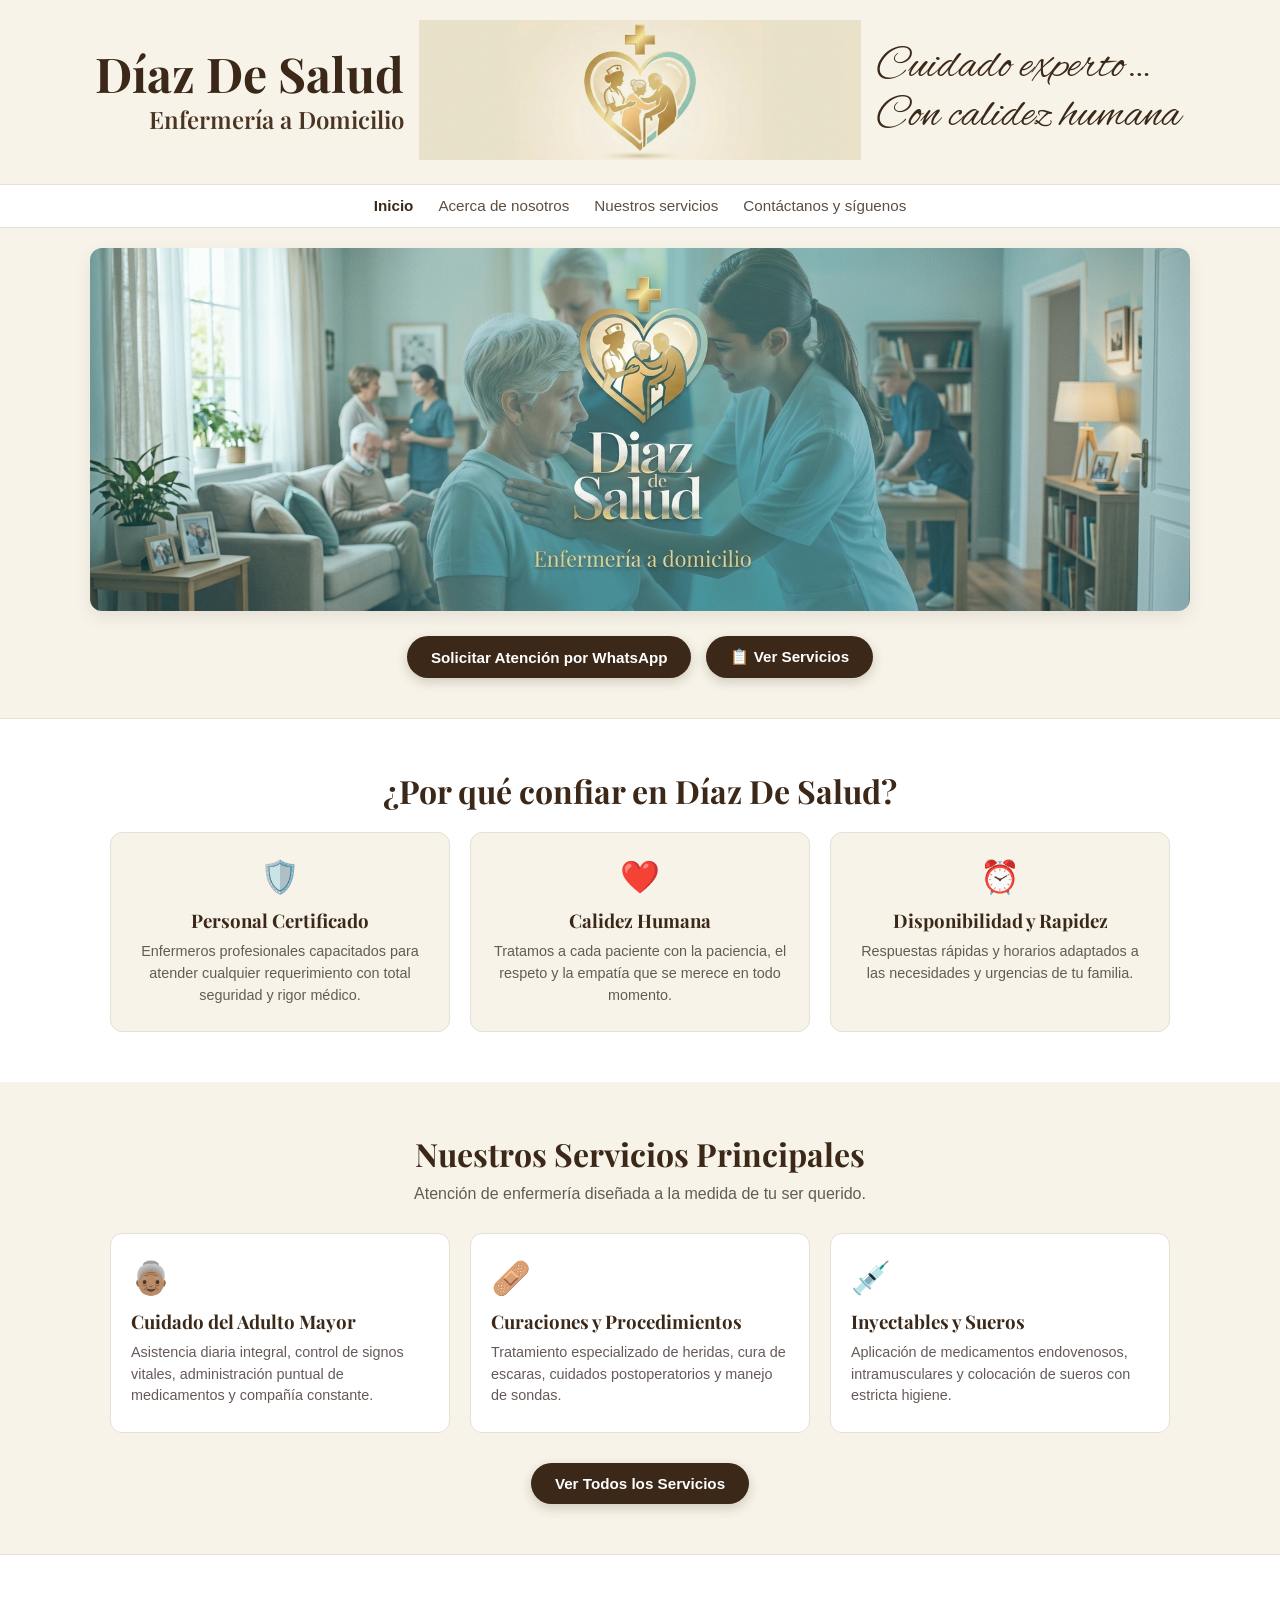
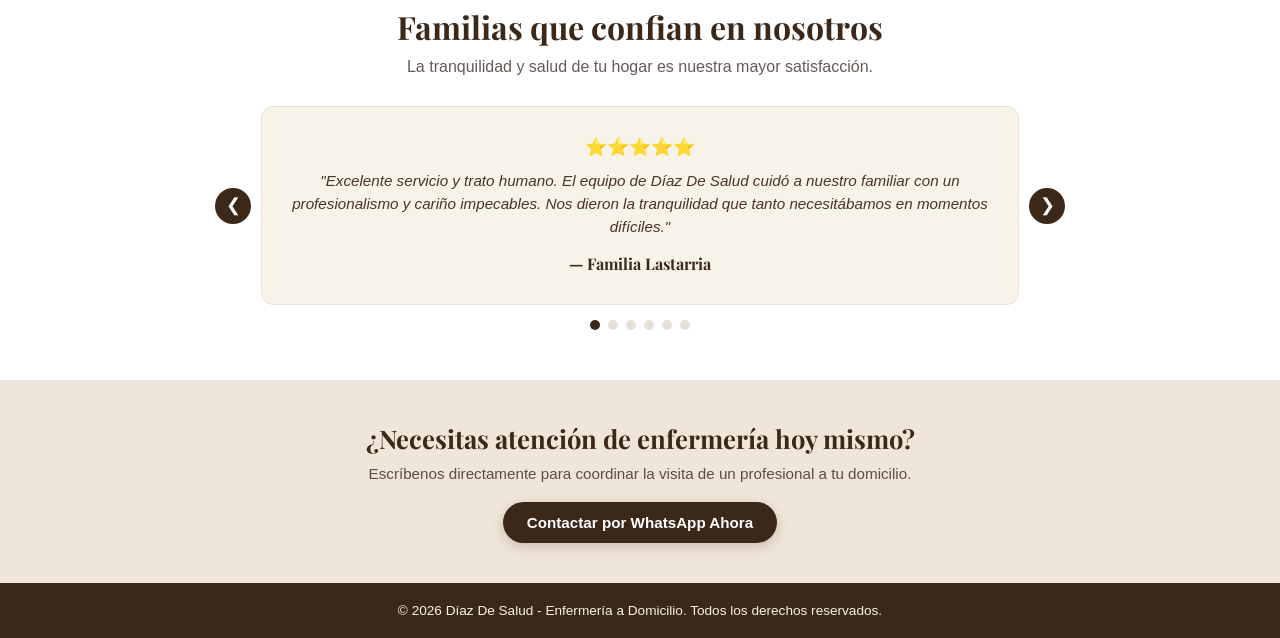
<file: index.html>
<!DOCTYPE html>
<html lang="es">
<head>
    <meta charset="UTF-8">
    <meta name="viewport" content="width=device-width, initial-scale=1.0">
    <title>Enfermería a Domicilio en Arequipa | Díaz De Salud</title>
    <meta name="description" content="Servicio profesional de enfermería a domicilio en Arequipa. Atención médica, cuidado de adultos mayores e inyectables a domicilio.">
    <meta name="google-site-verification" content="VZ-oSfM0SLMBrmvLtzX0cRRUDWqGpIWVIP6wt9R5r74" />
    <!-- Carga de fuentes Alex Brush y Playfair Display -->
    <link rel="preconnect" href="https://fonts.googleapis.com">
    <link rel="preconnect" href="https://fonts.gstatic.com" crossorigin>
    <link href="https://fonts.googleapis.com/css2?family=Alex+Brush&family=Playfair+Display:wght@600;700&display=swap" rel="stylesheet">
    <link rel="stylesheet" href="style.css">
    <link rel="icon" type="image/png" href="imagen3.png">
</head>
<body>

    <!-- Franja Superior -->
    <header class="header-container">
        <!-- Izquierda: Nombre -->
        <div class="header-col col-left">
            <h1 class="brand-title">Díaz De Salud</h1>
            <p class="brand-subtitle">Enfermería a Domicilio</p>
        </div>

        <!-- Centro: Logo del Corazón -->
        <div class="header-col col-center">
            <img src="imagen1.jpg" alt="Logo Díaz De Salud" class="logo-heart">
        </div>

        <!-- Derecha: Eslogan -->
        <div class="header-col col-right">
            <p class="brand-slogan">Cuidado experto…<br>Con calidez humana</p>
        </div>
    </header>

    <!-- Menú Inferior -->
    <nav class="navbar">
        <ul>
            <li><a href="index.html" class="active">Inicio</a></li>
            <li><a href="nosotros.html">Acerca de nosotros</a></li>
            <li><a href="servicios.html">Nuestros servicios</a></li>
            <li><a href="contactanos.html">Contáctanos y síguenos</a></li>
        </ul>
    </nav>

    <!-- CONTENIDO PRINCIPAL DE INICIO -->
    <main>
        <!-- BANNER PRINCIPAL (HERO) -->
        <section class="hero-section">
            <div class="hero-image-container">
                <img src="imagen4.jpg" alt="Díaz De Salud - Enfermería a domicilio" class="hero-img">
            </div>
            <div class="hero-buttons">
                <!-- Botón de WhatsApp (Abre ventana flotante) -->
                <button type="button" class="btn btn-whatsapp" id="openWsModal">
                    Solicitar Atención por WhatsApp
                </button>
                
                <!-- Botón hacia Nuestros Servicios -->
                <a href="servicios.html" class="btn btn-secondary">
                   📋 Ver Servicios
                </a>
            </div>
        </section>

        <!-- POR QUÉ ELEGIRNOS -->
        <section class="features-section">
            <div class="section-container">
                <h2 class="section-title">¿Por qué confiar en Díaz De Salud?</h2>
                <div class="features-grid">
                    
                    <div class="feature-card">
                        <div class="feature-icon">🛡️</div>
                        <h3>Personal Certificado</h3>
                        <p>Enfermeros profesionales capacitados para atender cualquier requerimiento con total seguridad y rigor médico.</p>
                    </div>

                    <div class="feature-card">
                        <div class="feature-icon">❤️️</div>
                        <h3>Calidez Humana</h3>
                        <p>Tratamos a cada paciente con la paciencia, el respeto y la empatía que se merece en todo momento.</p>
                    </div>

                    <div class="feature-card">
                        <div class="feature-icon">⏰</div>
                        <h3>Disponibilidad y Rapidez</h3>
                        <p>Respuestas rápidas y horarios adaptados a las necesidades y urgencias de tu familia.</p>
                    </div>

                </div>
            </div>
        </section>

        <!-- RESUMEN DE SERVICIOS -->
        <section class="services-preview-section">
            <div class="section-container">
                <h2 class="section-title">Nuestros Servicios Principales</h2>
                <p class="section-subtitle">Atención de enfermería diseñada a la medida de tu ser querido.</p>
                
                <div class="services-grid">
                    
                    <div class="service-card">
                        <div class="service-icon">👵🏽</div>
                        <h3>Cuidado del Adulto Mayor</h3>
                        <p>Asistencia diaria integral, control de signos vitales, administración puntual de medicamentos y compañía constante.</p>
                    </div>

                    <div class="service-card">
                        <div class="service-icon">🩹</div>
                        <h3>Curaciones y Procedimientos</h3>
                        <p>Tratamiento especializado de heridas, cura de escaras, cuidados postoperatorios y manejo de sondas.</p>
                    </div>

                    <div class="service-card">
                        <div class="service-icon">💉</div>
                        <h3>Inyectables y Sueros</h3>
                        <p>Aplicación de medicamentos endovenosos, intramusculares y colocación de sueros con estricta higiene.</p>
                    </div>

                </div>

                <div class="center-action">
                    <a href="servicios.html" class="btn btn-primary">Ver Todos los Servicios</a>
                </div>
            </div>
        </section>

        <!-- TESTIMONIOS -->
        <section class="testimonials-section">
            <div class="section-container">
                <h2 class="section-title">Familias que confian en nosotros</h2>
                <p class="section-subtitle">La tranquilidad y salud de tu hogar es nuestra mayor satisfacción.</p>

                <div class="carousel-container">
                    <button class="carousel-btn prev-btn" id="prevBtn">❮</button>

                    <div class="carousel-track-container">
                        <div class="carousel-track" id="carouselTrack">
                            
                            <!-- Testimonio 1 -->
                            <div class="testimonial-card">
                                <div class="stars">⭐⭐⭐⭐⭐</div>
                                <p class="testimonial-text">"Excelente servicio y trato humano. El equipo de Díaz De Salud cuidó a nuestro familiar con un profesionalismo y cariño impecables. Nos dieron la tranquilidad que tanto necesitábamos en momentos difíciles."</p>
                                <h4 class="testimonial-author">— Familia Lastarria</h4>
                            </div>

                            <!-- Testimonio 2 -->
                            <div class="testimonial-card">
                                <div class="stars">⭐⭐⭐⭐⭐</div>
                                <p class="testimonial-text">"Estamos muy agradecidos con Díaz de Salud por el cuidado y la dedicación que brindaron a nuestro familiar. El personal fue muy atento, responsable y cariñoso en todo momento. Saber que estaba en buenas manos nos dio mucha tranquilidad."</p>
                                <h4 class="testimonial-author">— Familia Ocharan</h4>
                            </div>

                            <!-- Testimonio 3 -->
                            <div class="testimonial-card">
                                <div class="stars">⭐⭐⭐⭐⭐</div>
                                <p class="testimonial-text">"Una experiencia muy satisfactoria. Desde el primer contacto recibimos una atención amable y profesional. El equipo de Díaz de Salud estuvo pendiente de cada detalle y trató a nuestro familiar con mucho respeto y calidez."</p>
                                <h4 class="testimonial-author">— Familia Rodríguez</h4>
                            </div>

                            <!-- Testimonio 4 -->
                            <div class="testimonial-card">
                                <div class="stars">⭐⭐⭐⭐⭐</div>
                                <p class="testimonial-text">"Agradecemos profundamente el acompañamiento y cuidado que recibimos. Encontramos profesionales comprometidos, humanos y siempre dispuestos a ayudar. Para nuestra familia fue muy importante sentirnos acompañados y seguros."</p>
                                <h4 class="testimonial-author">— Familia Flores</h4>
                            </div>

                            <!-- Testimonio 5 -->
                            <div class="testimonial-card">
                                <div class="stars">⭐⭐⭐⭐⭐</div>
                                <p class="testimonial-text">"Excelente atención y mucho compromiso. El personal demostró paciencia, responsabilidad y un trato muy humano con nuestro familiar. Estamos muy agradecidos por la tranquilidad que nos brindaron durante todo el proceso."</p>
                                <h4 class="testimonial-author">— Familia del Carpio</h4>
                            </div>

                            <!-- Testimonio 6 -->
                            <div class="testimonial-card">
                                <div class="stars">⭐⭐⭐⭐⭐</div>
                                <p class="testimonial-text">"Nos sentimos muy tranquilos al contar con el equipo de Díaz de Salud. Recibimos un servicio profesional, cercano y lleno de empatía. Gracias por cuidar a nuestro familiar con tanta dedicación y cariño."</p>
                                <h4 class="testimonial-author">— Familia Zapata</h4>
                            </div>

                        </div>
                    </div>

                    <button class="carousel-btn next-btn" id="nextBtn">❯</button>
                </div>

                <!-- Indicadores de puntos (Dots) -->
                <div class="carousel-dots" id="carouselDots"></div>
            </div>
        </section>

        <!-- CTA FINAL -->
        <section class="cta-section">
            <div class="section-container">
                <h2>¿Necesitas atención de enfermería hoy mismo?</h2>
                <p>Escríbenos directamente para coordinar la visita de un profesional a tu domicilio.</p>
                <button type="button" class="btn btn-whatsapp" id="openWsModalCta">
                    Contactar por WhatsApp Ahora
                </button>
            </div>
        </section>
    </main>

    <!-- VENTANA MODAL SELECCIÓN DE WHATSAPP -->
    <div class="ws-modal-overlay" id="wsModal">
        <div class="ws-modal-card">
            <button class="ws-modal-close" id="closeWsModal">&times;</button>
            <h3 class="ws-modal-title">Selecciona una línea de atención</h3>
            <p class="ws-modal-sub">Estamos listos para atenderte por cualquiera de nuestros WhatsApps:</p>
            
            <div class="ws-modal-options">
                <a href="https://wa.me/51926476784?text=Hola,%20quisiera%20solicitar%20informaci%C3%B3n%20sobre%20los%20servicios%20de%20enfermer%C3%ADa." 
                   target="_blank" 
                   class="ws-option-btn">
                   📞 926476784
                </a>
                <a href="https://wa.me/51933791007?text=Hola,%20quisiera%20solicitar%20informaci%C3%B3n%20sobre%20los%20servicios%20de%20enfermer%C3%ADa." 
                   target="_blank" 
                   class="ws-option-btn">
                   📞 933791007
                </a>
            </div>
        </div>
    </div>

    <!-- PIE DE PÁGINA -->
    <footer class="footer-container">
        <p>&copy; 2026 Díaz De Salud - Enfermería a Domicilio. Todos los derechos reservados.</p>
    </footer>

    <!-- JS DEL CARRUSEL Y MODAL -->
    <script src="script.js"></script>
</body>
</html>
</file>
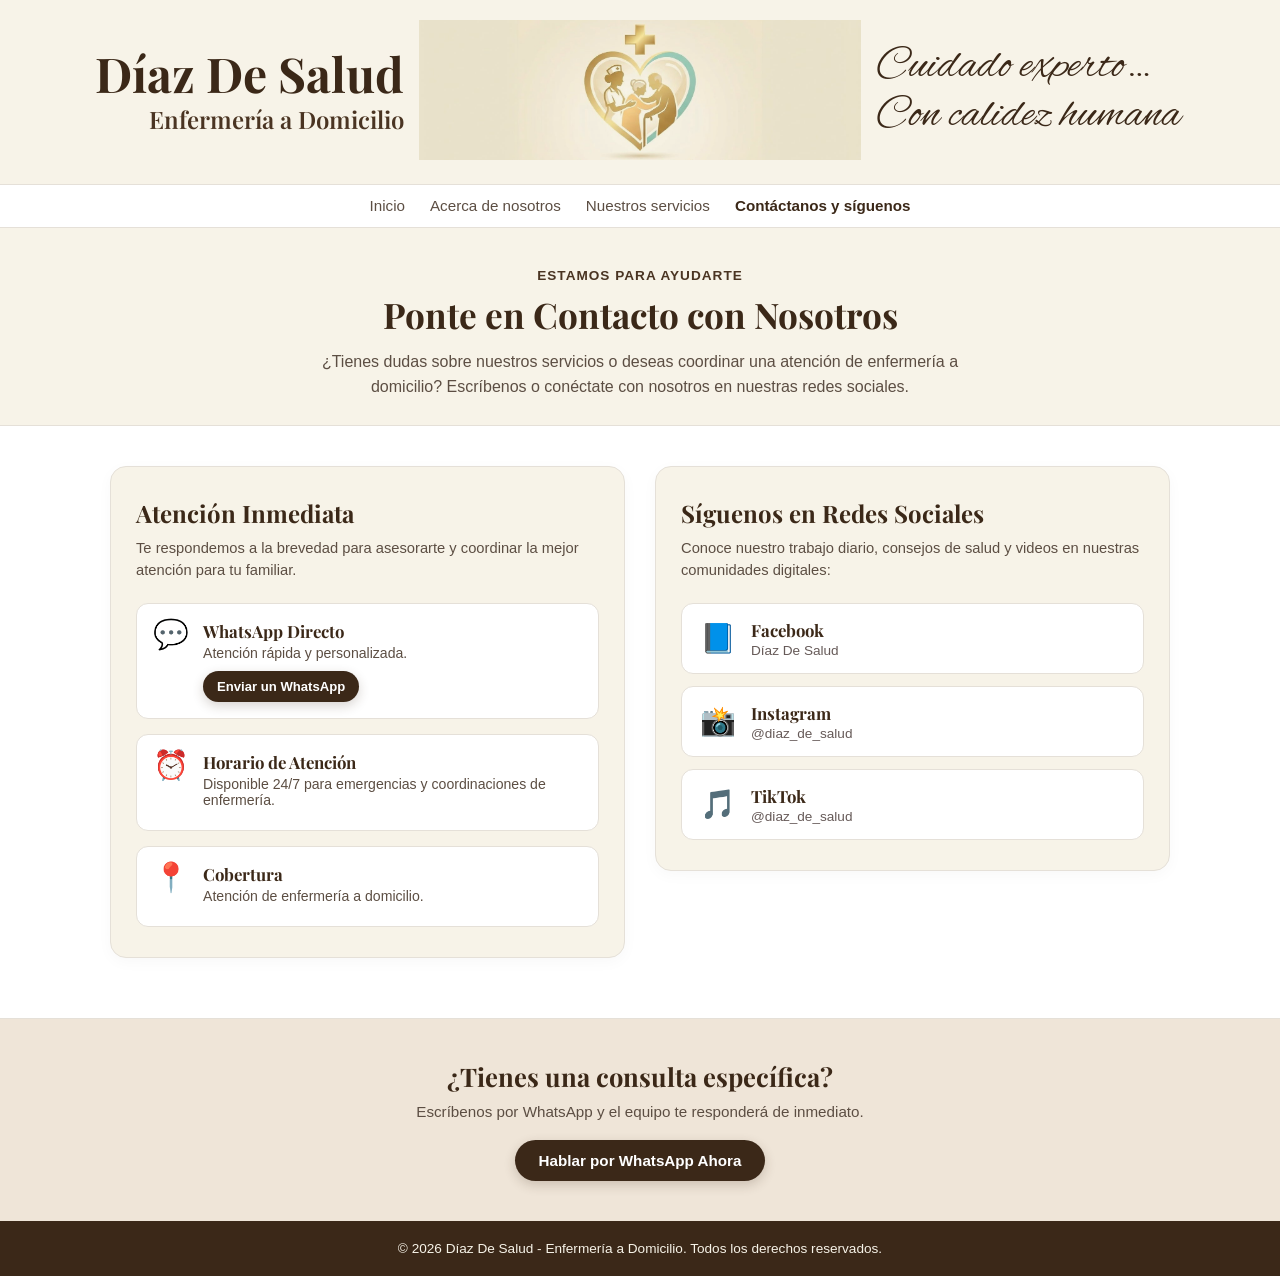
<file: contactanos.html>
<!DOCTYPE html>
<html lang="es">
<head>
    <meta charset="UTF-8">
    <meta name="viewport" content="width=device-width, initial-scale=1.0">
    <title>Contáctanos - Díaz De Salud</title>
    <!-- Carga de fuentes Alex Brush y Playfair Display -->
    <link rel="preconnect" href="https://fonts.googleapis.com">
    <link rel="preconnect" href="https://fonts.gstatic.com" crossorigin>
    <link href="https://fonts.googleapis.com/css2?family=Alex+Brush&family=Playfair+Display:wght@600;700&display=swap" rel="stylesheet">
    <link rel="stylesheet" href="style.css">
</head>
<body>

    <!-- Franja Superior -->
    <header class="header-container">
        <div class="header-col col-left">
            <h1 class="brand-title">Díaz De Salud</h1>
            <p class="brand-subtitle">Enfermería a Domicilio</p>
        </div>
        <div class="header-col col-center">
            <img src="imagen1.jpg" alt="Logo Díaz De Salud" class="logo-heart">
        </div>
        <div class="header-col col-right">
            <p class="brand-slogan">Cuidado experto…<br>Con calidez humana</p>
        </div>
    </header>

    <!-- Menú Inferior -->
    <nav class="navbar">
        <ul>
            <li><a href="index.html">Inicio</a></li>
            <li><a href="nosotros.html">Acerca de nosotros</a></li>
            <li><a href="servicios.html">Nuestros servicios</a></li>
            <li><a href="contactanos.html" class="active">Contáctanos y síguenos</a></li>
        </ul>
    </nav>

    <main>
        <!-- CABECERA DE CONTACTO -->
        <section class="contact-header-section">
            <div class="section-container">
                <span class="sub-tagline">Estamos para ayudarte</span>
                <h1 class="contact-main-title">Ponte en Contacto con Nosotros</h1>
                <p class="contact-main-desc">
                    ¿Tienes dudas sobre nuestros servicios o deseas coordinar una atención de enfermería a domicilio? Escríbenos o conéctate con nosotros en nuestras redes sociales.
                </p>
            </div>
        </section>

        <!-- SECCIÓN PRINCIPAL: DOS COLUMNAS -->
        <section class="contact-content-section">
            <div class="section-container">
                <div class="contact-grid">

                    <!-- Columna Izquierda: Canales Directos -->
                    <div class="contact-info-card">
                        <h2>Atención Inmediata</h2>
                        <p class="contact-info-desc">Te respondemos a la brevedad para asesorarte y coordinar la mejor atención para tu familiar.</p>

                        <div class="contact-methods">
                            <div class="method-item">
                                <span class="method-icon">💬</span>
                                <div class="method-details">
                                    <h3>WhatsApp Directo</h3>
                                    <p>Atención rápida y personalizada.</p>
                                    <button type="button" class="btn btn-whatsapp method-btn" id="openWsModal">
                                        Enviar un WhatsApp
                                    </button>
                                </div>
                            </div>

                            <div class="method-item">
                                <span class="method-icon">⏰</span>
                                <div class="method-details">
                                    <h3>Horario de Atención</h3>
                                    <p>Disponible 24/7 para emergencias y coordinaciones de enfermería.</p>
                                </div>
                            </div>

                            <div class="method-item">
                                <span class="method-icon">📍</span>
                                <div class="method-details">
                                    <h3>Cobertura</h3>
                                    <p>Atención de enfermería a domicilio.</p>
                                </div>
                            </div>
                        </div>
                    </div>

                    <!-- Columna Derecha: Redes Sociales -->
                    <div class="social-section-card">
                        <h2>Síguenos en Redes Sociales</h2>
                        <p class="social-section-desc">Conoce nuestro trabajo diario, consejos de salud y videos en nuestras comunidades digitales:</p>

                        <div class="social-links-grid-3">
                            
                            <!-- Facebook -->
                            <a href="https://www.facebook.com/share/1FSG6g7A3p/" target="_blank" class="social-card facebook">
                                <span class="social-icon">📘</span>
                                <div class="social-text">
                                    <h3>Facebook</h3>
                                    <p>Díaz De Salud</p>
                                </div>
                            </a>

                            <!-- Instagram -->
                            <a href="https://www.instagram.com/diaz_de_salud?stkn=MWpzaWEya2Z0dGp3eg==" target="_blank" class="social-card instagram">
                                <span class="social-icon">📸</span>
                                <div class="social-text">
                                    <h3>Instagram</h3>
                                    <p>@diaz_de_salud</p>
                                </div>
                            </a>

                            <!-- TikTok -->
                            <a href="https://www.tiktok.com/@diaz_de_salud?_r=1&_t=ZS-9A9XBsRQfKu" target="_blank" class="social-card tiktok">
                                <span class="social-icon">🎵</span>
                                <div class="social-text">
                                    <h3>TikTok</h3>
                                    <p>@diaz_de_salud</p>
                                </div>
                            </a>

                        </div>
                    </div>

                </div>
            </div>
        </section>

        <!-- CTA FINAL -->
        <section class="cta-section">
            <div class="section-container">
                <h2>¿Tienes una consulta específica?</h2>
                <p>Escríbenos por WhatsApp y el equipo te responderá de inmediato.</p>
                <button type="button" class="btn btn-whatsapp" id="openWsModalCta">
                    Hablar por WhatsApp Ahora
                </button>
            </div>
        </section>
    </main>

    <!-- VENTANA MODAL SELECCIÓN DE WHATSAPP -->
    <div class="ws-modal-overlay" id="wsModal">
        <div class="ws-modal-card">
            <button class="ws-modal-close" id="closeWsModal">&times;</button>
            <h3 class="ws-modal-title">Selecciona un canal de atención</h3>
            <p class="ws-modal-sub">Estamos listos para atenderte por cualquiera de nuestras líneas:</p>
            
            <div class="ws-modal-options">
                <a href="https://wa.me/51926476784?text=Hola,%20quisiera%20consultar%20sobre%20sus%20servicios%20de%20enfermer%C3%ADa." 
                   target="_blank" 
                   class="ws-option-btn">
                   💬 926 476 784
                </a>
                <a href="https://wa.me/51933791007?text=Hola,%20quisiera%20solicitar%20coordinaci%C3%B3n%20de%20servicios." 
                   target="_blank" 
                   class="ws-option-btn">
                   💬 933 791 007
                </a>
            </div>
        </div>
    </div>

    <!-- PIE DE PÁGINA -->
    <footer class="footer-container">
        <p>&copy; 2026 Díaz De Salud - Enfermería a Domicilio. Todos los derechos reservados.</p>
    </footer>

    <!-- JS Y MODAL -->
    <script src="script.js"></script>
</body>
</html>
</file>
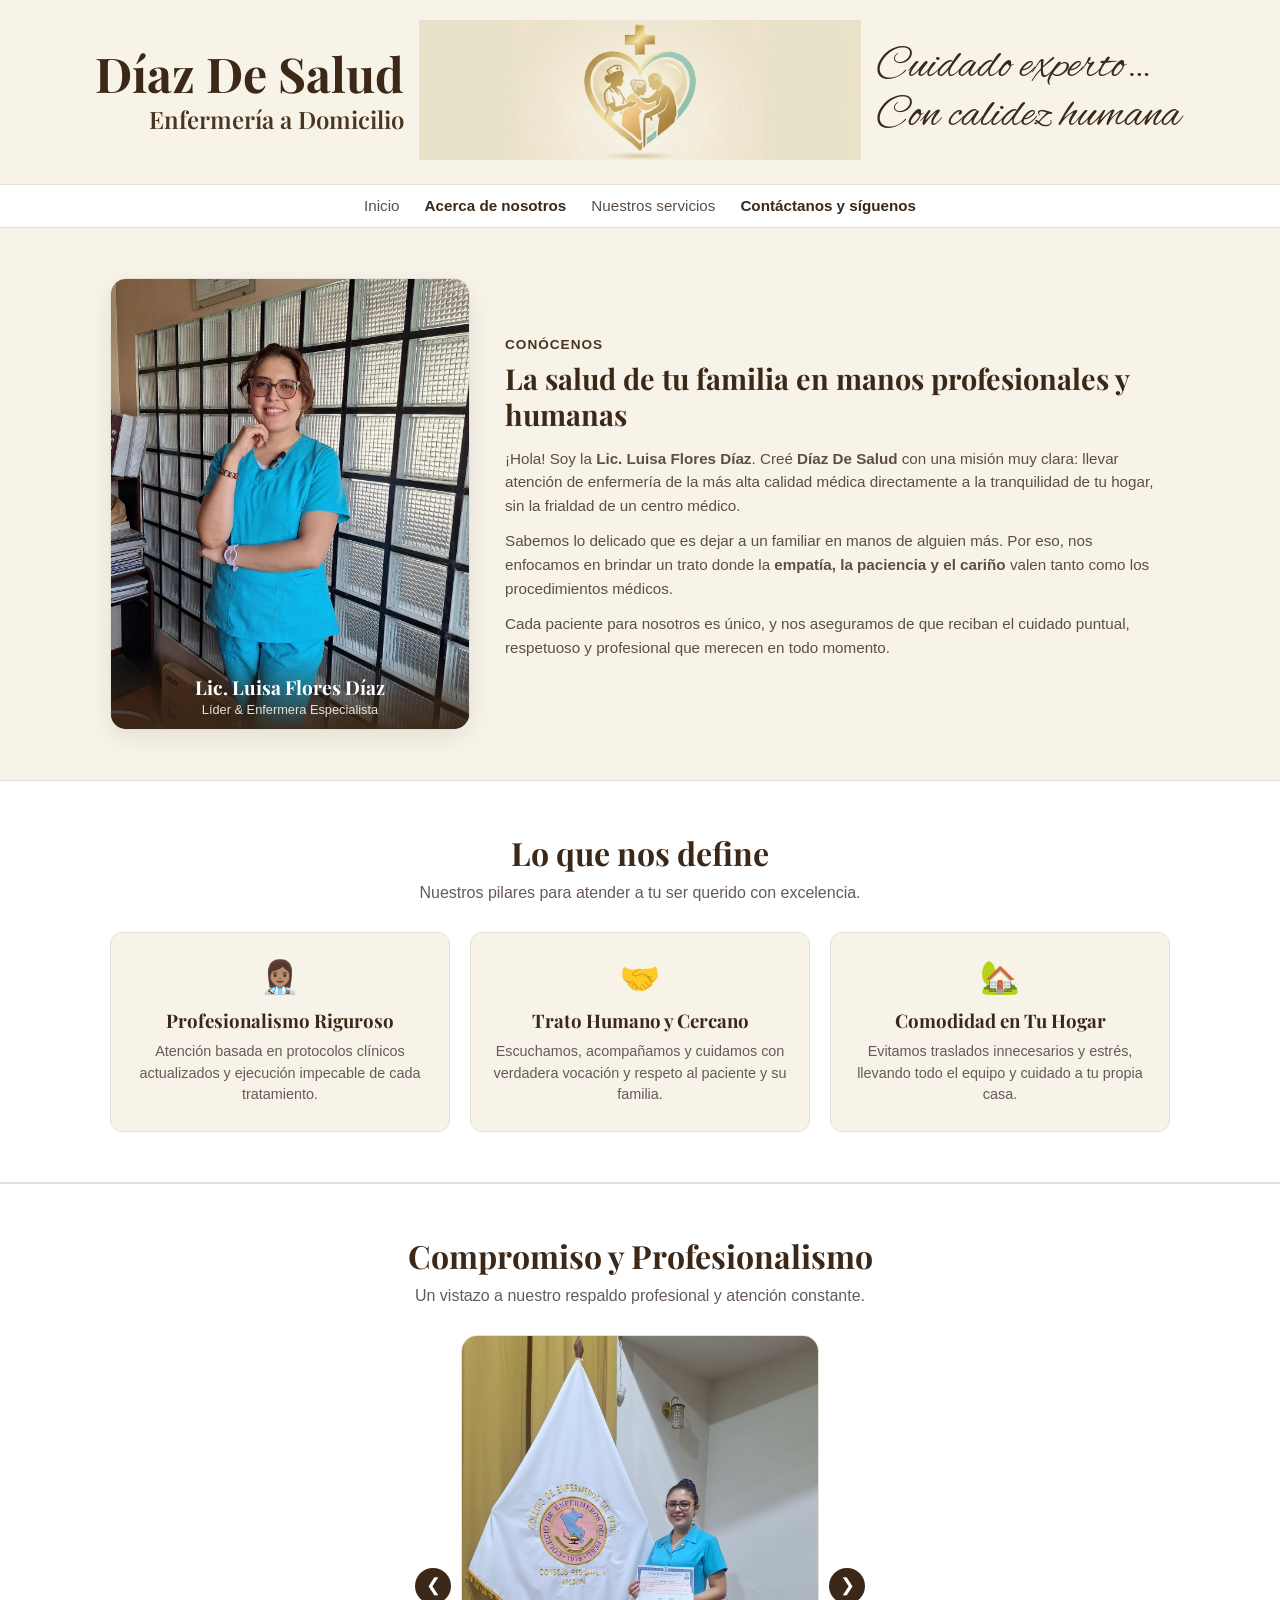
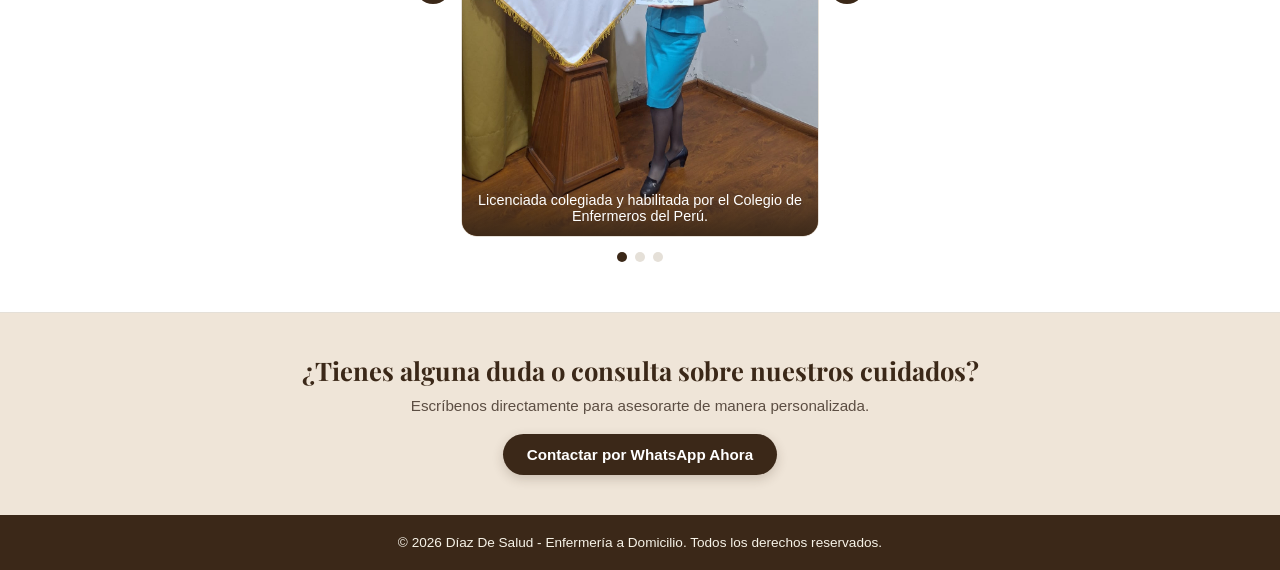
<file: nosotros.html>
<!DOCTYPE html>
<html lang="es">
<head>
    <meta charset="UTF-8">
    <meta name="viewport" content="width=device-width, initial-scale=1.0">
    <title>Acerca de Nosotros - Díaz De Salud</title>
    <!-- Carga de fuentes Alex Brush y Playfair Display -->
    <link rel="preconnect" href="https://fonts.googleapis.com">
    <link rel="preconnect" href="https://fonts.gstatic.com" crossorigin>
    <link href="https://fonts.googleapis.com/css2?family=Alex+Brush&family=Playfair+Display:wght@600;700&display=swap" rel="stylesheet">
    <link rel="stylesheet" href="style.css">
</head>
<body>

    <!-- Franja Superior -->
    <header class="header-container">
        <!-- Izquierda: Nombre -->
        <div class="header-col col-left">
            <h1 class="brand-title">Díaz De Salud</h1>
            <p class="brand-subtitle">Enfermería a Domicilio</p>
        </div>

        <!-- Centro: Logo del Corazón -->
        <div class="header-col col-center">
            <img src="imagen1.jpg" alt="Logo Díaz De Salud" class="logo-heart">
        </div>

        <!-- Derecha: Eslogan -->
        <div class="header-col col-right">
            <p class="brand-slogan">Cuidado experto…<br>Con calidez humana</p>
        </div>
    </header>

    <!-- Menú Inferior -->
    <nav class="navbar">
        <ul>
            <li><a href="index.html">Inicio</a></li>
            <li><a href="nosotros.html" class="active">Acerca de nosotros</a></li>
            <li><a href="servicios.html">Nuestros servicios</a></li>
            <li><a href="contactanos.html" class="active">Contáctanos y síguenos</a></li>
        </ul>
    </nav>

    <main>
        <!-- SECCIÓN PRINCIPAL: PRESENTACIÓN DE LA LICENCIADA -->
        <section class="about-hero-section">
            <div class="section-container about-grid">
                
                <!-- Foto Principal de la Licenciada -->
                <div class="about-image-card">
                    <img src="luisa1.jpeg" alt="Lic. Luisa Flores Díaz" class="lic-profile-img">
                    <div class="lic-badge">
                        <h3>Lic. Luisa Flores Díaz</h3>
                        <p>Líder & Enfermera Especialista</p>
                    </div>
                </div>

                <!-- Mensaje cercano y directo (Sin botón suelto) -->
                <div class="about-text-content">
                    <span class="sub-tagline">Conócenos</span>
                    <h2>La salud de tu familia en manos profesionales y humanas</h2>
                    <p>
                        ¡Hola! Soy la <strong>Lic. Luisa Flores Díaz</strong>. Creé <strong>Díaz De Salud</strong> con una misión muy clara: llevar atención de enfermería de la más alta calidad médica directamente a la tranquilidad de tu hogar, sin la frialdad de un centro médico.
                    </p>
                    <p>
                        Sabemos lo delicado que es dejar a un familiar en manos de alguien más. Por eso, nos enfocamos en brindar un trato donde la <strong>empatía, la paciencia y el cariño</strong> valen tanto como los procedimientos médicos.
                    </p>
                    <p>
                        Cada paciente para nosotros es único, y nos aseguramos de que reciban el cuidado puntual, respetuoso y profesional que merecen en todo momento.
                    </p>
                </div>

            </div>
        </section>

        <!-- SECCIÓN: NUESTRO COMPROMISO -->
        <section class="values-section">
            <div class="section-container">
                <h2 class="section-title">Lo que nos define</h2>
                <p class="section-subtitle">Nuestros pilares para atender a tu ser querido con excelencia.</p>

                <div class="features-grid">
                    <div class="feature-card">
                        <div class="feature-icon">👩🏽‍⚕️</div>
                        <h3>Profesionalismo Riguroso</h3>
                        <p>Atención basada en protocolos clínicos actualizados y ejecución impecable de cada tratamiento.</p>
                    </div>

                    <div class="feature-card">
                        <div class="feature-icon">🤝</div>
                        <h3>Trato Humano y Cercano</h3>
                        <p>Escuchamos, acompañamos y cuidamos con verdadera vocación y respeto al paciente y su familia.</p>
                    </div>

                    <div class="feature-card">
                        <div class="feature-icon">🏡</div>
                        <h3>Comodidad en Tu Hogar</h3>
                        <p>Evitamos traslados innecesarios y estrés, llevando todo el equipo y cuidado a tu propia casa.</p>
                    </div>
                </div>
            </div>
        </section>

        <!-- SECCIÓN: GALERÍA Y CARRUSEL DE TRABAJO EN ACCIÓN -->
        <section class="gallery-section">
            <div class="section-container">
                <h2 class="section-title">Compromiso y Profesionalismo</h2>
                <p class="section-subtitle">Un vistazo a nuestro respaldo profesional y atención constante.</p>

                <div class="carousel-container">
                    <button class="carousel-btn prev-btn" id="prevBtn">❮</button>

                    <div class="carousel-track-container">
                        <div class="carousel-track" id="carouselTrack">
                            
                            <!-- Foto 1: Respaldo Colegiatura -->
                            <div class="gallery-card">
                                <img src="luisa5.jpeg" alt="Lic. Luisa Flores con Colegiatura de Enfermeros">
                                <div class="gallery-caption">Licenciada colegiada y habilitada por el Colegio de Enfermeros del Perú.</div>
                            </div>

                            <!-- Foto 2: Atención al paciente -->
                            <div class="gallery-card">
                                <img src="luisa 2.jpeg" alt="Procedimientos de enfermería directos">
                                <div class="gallery-caption">Atención médica y procedimientos especializados con máximo cuidado.</div>
                            </div>

                            <!-- Foto 3: Coordinación y atención al cliente -->
                            <div class="gallery-card">
                                <img src="luisa3.jpeg" alt="Atención telefónica cordial y cercana">
                                <div class="gallery-caption">Atención personalizada y coordinación directa para cada familia.</div>
                            </div>

                        </div>
                    </div>

                    <button class="carousel-btn next-btn" id="nextBtn">❯</button>
                </div>

                <div class="carousel-dots" id="carouselDots"></div>
            </div>
        </section>

        <!-- CTA FINAL -->
        <section class="cta-section">
            <div class="section-container">
                <h2>¿Tienes alguna duda o consulta sobre nuestros cuidados?</h2>
                <p>Escríbenos directamente para asesorarte de manera personalizada.</p>
                <button type="button" class="btn btn-whatsapp" id="openWsModalCta">
                    Contactar por WhatsApp Ahora
                </button>
            </div>
        </section>
    </main>

    <!-- VENTANA MODAL SELECCIÓN DE WHATSAPP -->
    <div class="ws-modal-overlay" id="wsModal">
        <div class="ws-modal-card">
            <button class="ws-modal-close" id="closeWsModal">&times;</button>
            <h3 class="ws-modal-title">Selecciona un canal de atención</h3>
            <p class="ws-modal-sub">Estamos listos para atenderte por cualquiera de nuestros medios de contacto:</p>
            
            <div class="ws-modal-options">
                <a href="https://wa.me/51999999999?text=Hola,%20quisiera%20consultar%20con%20la%20Lic.%20Luisa." 
                   target="_blank" 
                   class="ws-option-btn">
                   💬 Atención Directa y Consultas
                </a>
                <a href="https://wa.me/51988888888?text=Hola,%20quisiera%20solicitar%20coordinaci%C3%B3n%20de%20servicios." 
                   target="_blank" 
                   class="ws-option-btn">
                   📋 Coordinación de Servicios
                </a>
            </div>
        </div>
    </div>

    <!-- PIE DE PÁGINA -->
    <footer class="footer-container">
        <p>&copy; 2026 Díaz De Salud - Enfermería a Domicilio. Todos los derechos reservados.</p>
    </footer>

    <!-- JS DEL CARRUSEL Y MODAL -->
    <script src="script.js"></script>
</body>
</html>
</file>
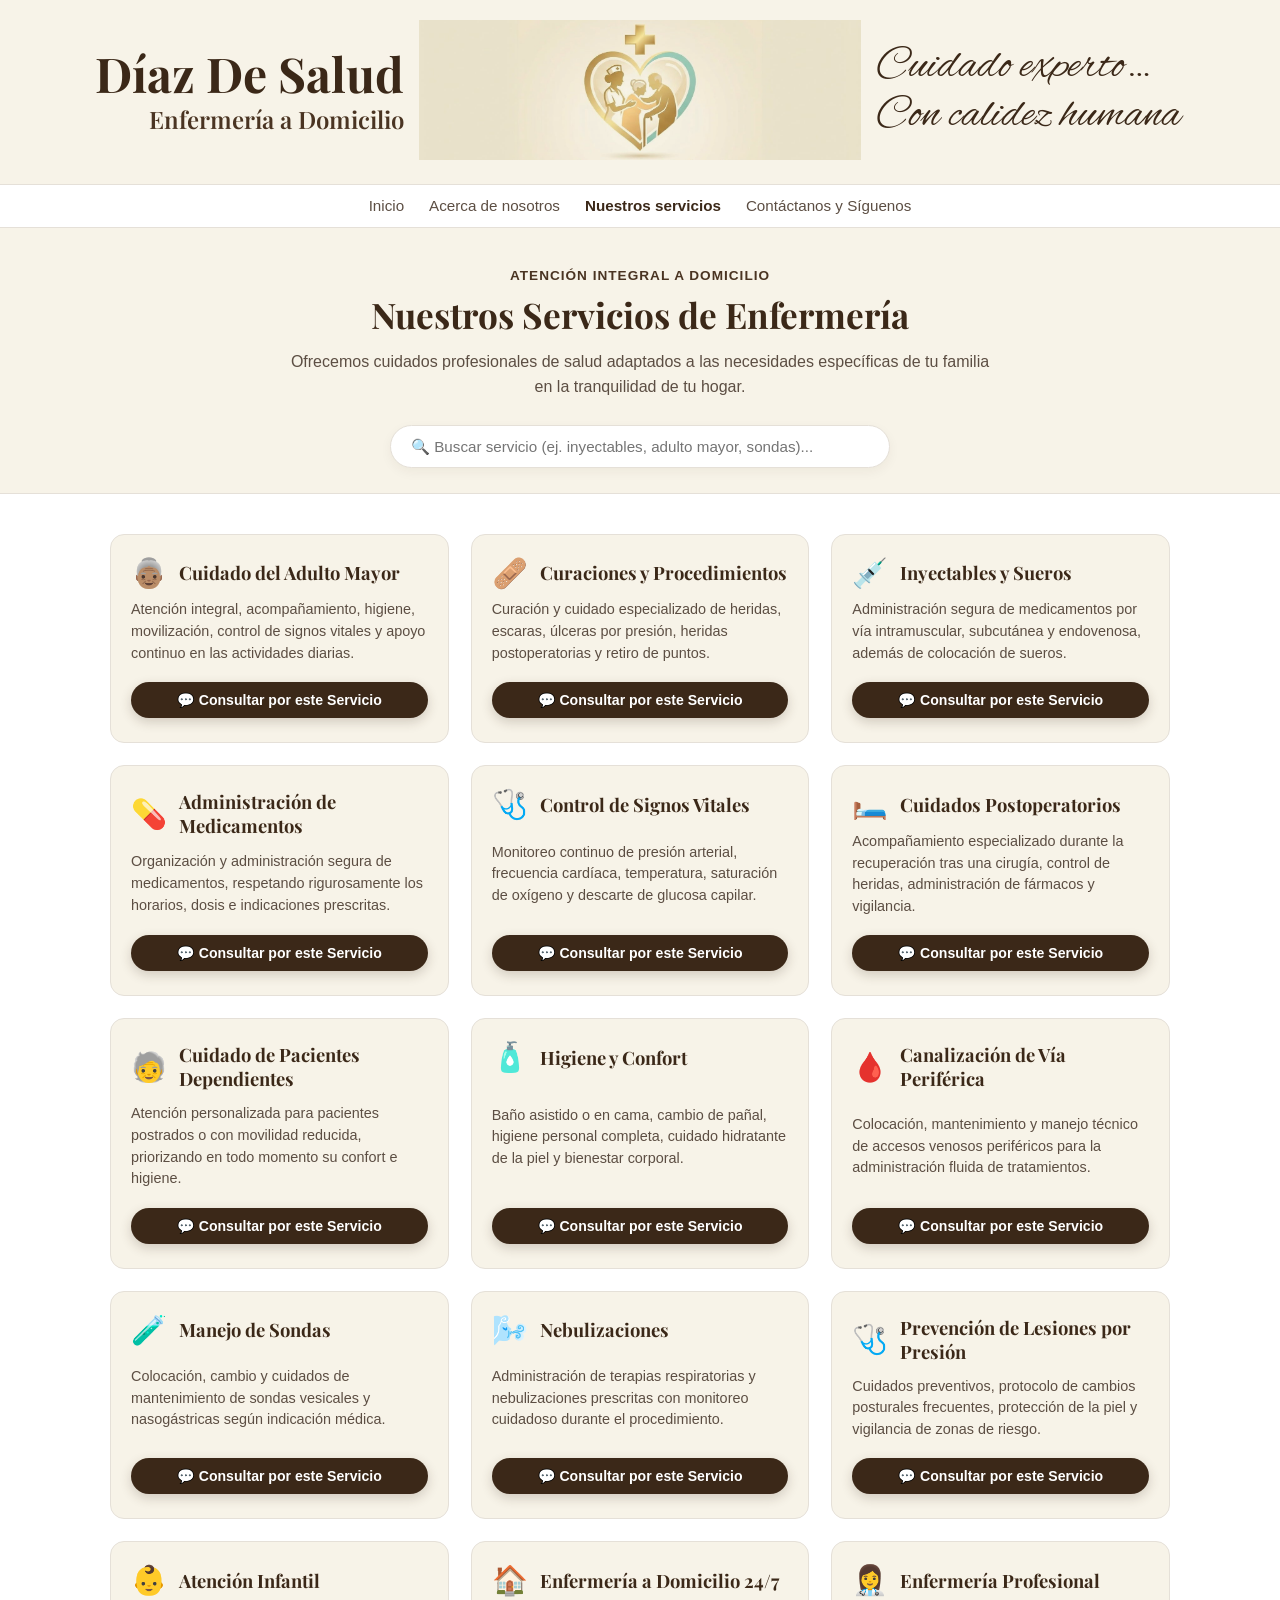
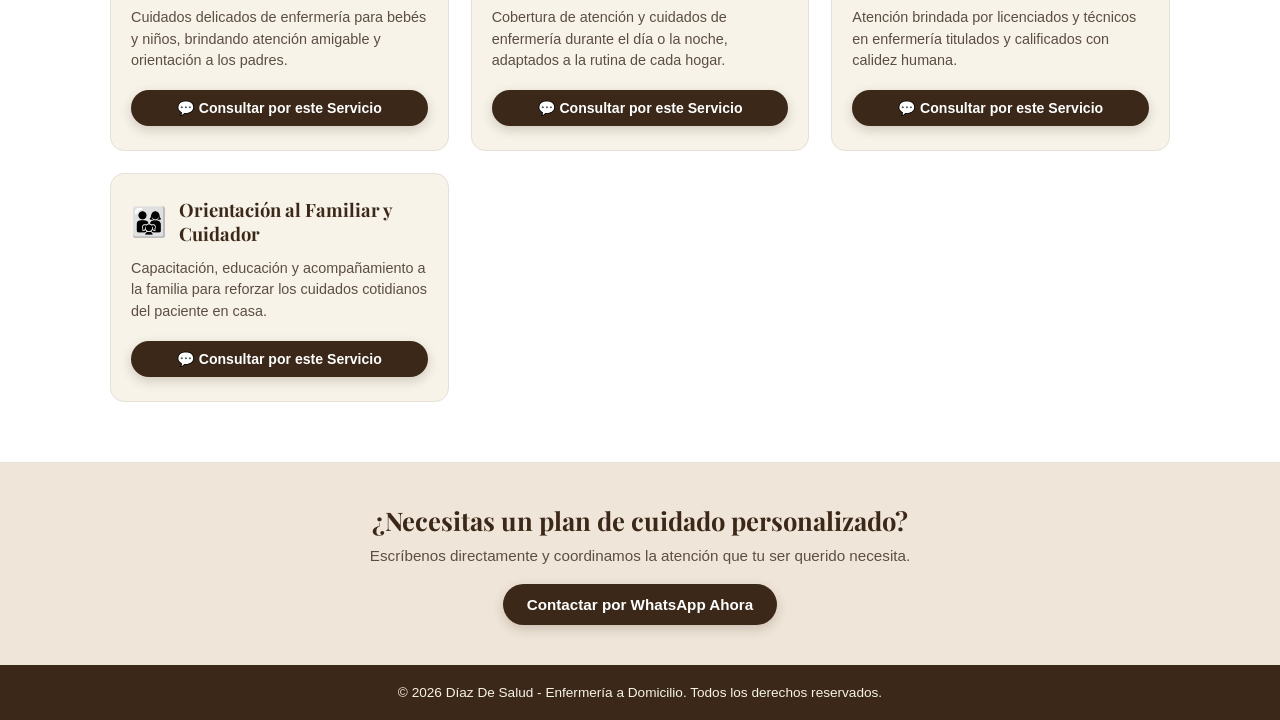
<file: servicios.html>
<!DOCTYPE html>
<html lang="es">
<head>
    <meta charset="UTF-8">
    <meta name="viewport" content="width=device-width, initial-scale=1.0">
    <title>Nuestros Servicios - Díaz De Salud</title>
    <!-- Carga de fuentes Alex Brush y Playfair Display -->
    <link rel="preconnect" href="https://fonts.googleapis.com">
    <link rel="preconnect" href="https://fonts.gstatic.com" crossorigin>
    <link href="https://fonts.googleapis.com/css2?family=Alex+Brush&family=Playfair+Display:wght@600;700&display=swap" rel="stylesheet">
    <link rel="stylesheet" href="style.css">
</head>
<body>

    <!-- Franja Superior -->
    <header class="header-container">
        <div class="header-col col-left">
            <h1 class="brand-title">Díaz De Salud</h1>
            <p class="brand-subtitle">Enfermería a Domicilio</p>
        </div>
        <div class="header-col col-center">
            <img src="imagen1.jpg" alt="Logo Díaz De Salud" class="logo-heart">
        </div>
        <div class="header-col col-right">
            <p class="brand-slogan">Cuidado experto…<br>Con calidez humana</p>
        </div>
    </header>

    <!-- Menú Inferior -->
    <nav class="navbar">
        <ul>
            <li><a href="index.html">Inicio</a></li>
            <li><a href="nosotros.html">Acerca de nosotros</a></li>
            <li><a href="servicios.html" class="active">Nuestros servicios</a></li>
            <li><a href="contactanos.html">Contáctanos y Síguenos</a></li>
        </ul>
    </nav>

    <main>
        <!-- CABECERA Y BUSCADOR -->
        <section class="services-header-section">
            <div class="section-container">
                <span class="sub-tagline">Atención Integral a Domicilio</span>
                <h1 class="services-main-title">Nuestros Servicios de Enfermería</h1>
                <p class="services-main-desc">
                    Ofrecemos cuidados profesionales de salud adaptados a las necesidades específicas de tu familia en la tranquilidad de tu hogar.
                </p>

                <!-- Buscador Interactivo -->
                <div class="search-box-container">
                    <input type="text" id="serviceSearchInput" placeholder="🔍 Buscar servicio (ej. inyectables, adulto mayor, sondas)...">
                </div>
            </div>
        </section>

        <!-- GRILLA COMPLETA DE SERVICIOS -->
        <section class="full-services-section">
            <div class="section-container">
                <div class="services-detailed-grid" id="servicesGrid">

                    <!-- 1. Cuidado del Adulto Mayor -->
                    <article class="service-detail-card" data-tags="adulto mayor abuelo abuela higiene diario">
                        <div class="service-card-header">
                            <span class="service-card-icon">👵🏽</span>
                            <h3>Cuidado del Adulto Mayor</h3>
                        </div>
                        <p class="service-card-text">
                            Atención integral, acompañamiento, higiene, movilización, control de signos vitales y apoyo continuo en las actividades diarias.
                        </p>
                        <button type="button" class="btn btn-whatsapp service-btn">
                            💬 Consultar por este Servicio
                        </button>
                    </article>

                    <!-- 2. Curaciones y Procedimientos -->
                    <article class="service-detail-card" data-tags="curacion heridas escaras ulceras postoperatorio puntos">
                        <div class="service-card-header">
                            <span class="service-card-icon">🩹</span>
                            <h3>Curaciones y Procedimientos</h3>
                        </div>
                        <p class="service-card-text">
                            Curación y cuidado especializado de heridas, escaras, úlceras por presión, heridas postoperatorias y retiro de puntos.
                        </p>
                        <button type="button" class="btn btn-whatsapp service-btn">
                            💬 Consultar por este Servicio
                        </button>
                    </article>

                    <!-- 3. Inyectables y Sueros -->
                    <article class="service-detail-card" data-tags="inyectables sueros intramuscular endovenosa via">
                        <div class="service-card-header">
                            <span class="service-card-icon">💉</span>
                            <h3>Inyectables y Sueros</h3>
                        </div>
                        <p class="service-card-text">
                            Administración segura de medicamentos por vía intramuscular, subcutánea y endovenosa, además de colocación de sueros.
                        </p>
                        <button type="button" class="btn btn-whatsapp service-btn">
                            💬 Consultar por este Servicio
                        </button>
                    </article>

                    <!-- 4. Administración de Medicamentos -->
                    <article class="service-detail-card" data-tags="medicamentos pastillas dosis tratamiento farmacos">
                        <div class="service-card-header">
                            <span class="service-card-icon">💊</span>
                            <h3>Administración de Medicamentos</h3>
                        </div>
                        <p class="service-card-text">
                            Organización y administración segura de medicamentos, respetando rigurosamente los horarios, dosis e indicaciones prescritas.
                        </p>
                        <button type="button" class="btn btn-whatsapp service-btn">
                            💬 Consultar por este Servicio
                        </button>
                    </article>

                    <!-- 5. Control de Signos Vitales -->
                    <article class="service-detail-card" data-tags="signos vitales presion arterial glucosa saturacion oxigeno">
                        <div class="service-card-header">
                            <span class="service-card-icon">🩺</span>
                            <h3>Control de Signos Vitales</h3>
                        </div>
                        <p class="service-card-text">
                            Monitoreo continuo de presión arterial, frecuencia cardíaca, temperatura, saturación de oxígeno y descarte de glucosa capilar.
                        </p>
                        <button type="button" class="btn btn-whatsapp service-btn">
                            💬 Consultar por este Servicio
                        </button>
                    </article>

                    <!-- 6. Cuidados Postoperatorios -->
                    <article class="service-detail-card" data-tags="postoperatorio cirugia operacion recuperacion heridas">
                        <div class="service-card-header">
                            <span class="service-card-icon">🛏️</span>
                            <h3>Cuidados Postoperatorios</h3>
                        </div>
                        <p class="service-card-text">
                            Acompañamiento especializado durante la recuperación tras una cirugía, control de heridas, administración de fármacos y vigilancia.
                        </p>
                        <button type="button" class="btn btn-whatsapp service-btn">
                            💬 Consultar por este Servicio
                        </button>
                    </article>

                    <!-- 7. Cuidado de Pacientes Dependientes -->
                    <article class="service-detail-card" data-tags="dependientes postrados movilidad reducida cama">
                        <div class="service-card-header">
                            <span class="service-card-icon">🧓</span>
                            <h3>Cuidado de Pacientes Dependientes</h3>
                        </div>
                        <p class="service-card-text">
                            Atención personalizada para pacientes postrados o con movilidad reducida, priorizando en todo momento su confort e higiene.
                        </p>
                        <button type="button" class="btn btn-whatsapp service-btn">
                            💬 Consultar por este Servicio
                        </button>
                    </article>

                    <!-- 8. Higiene y Confort -->
                    <article class="service-detail-card" data-tags="higiene confort baño cama pañal aseo">
                        <div class="service-card-header">
                            <span class="service-card-icon">🧴</span>
                            <h3>Higiene y Confort</h3>
                        </div>
                        <p class="service-card-text">
                            Baño asistido o en cama, cambio de pañal, higiene personal completa, cuidado hidratante de la piel y bienestar corporal.
                        </p>
                        <button type="button" class="btn btn-whatsapp service-btn">
                            💬 Consultar por este Servicio
                        </button>
                    </article>

                    <!-- 9. Canalización de Vía Periférica -->
                    <article class="service-detail-card" data-tags="via periferica cateter abocath suero">
                        <div class="service-card-header">
                            <span class="service-card-icon">🩸</span>
                            <h3>Canalización de Vía Periférica</h3>
                        </div>
                        <p class="service-card-text">
                            Colocación, mantenimiento y manejo técnico de accesos venosos periféricos para la administración fluida de tratamientos.
                        </p>
                        <button type="button" class="btn btn-whatsapp service-btn">
                            💬 Consultar por este Servicio
                        </button>
                    </article>

                    <!-- 10. Manejo de Sondas -->
                    <article class="service-detail-card" data-tags="sondas vesical foley nasogastrica cateterismo">
                        <div class="service-card-header">
                            <span class="service-card-icon">🧪</span>
                            <h3>Manejo de Sondas</h3>
                        </div>
                        <p class="service-card-text">
                            Colocación, cambio y cuidados de mantenimiento de sondas vesicales y nasogástricas según indicación médica.
                        </p>
                        <button type="button" class="btn btn-whatsapp service-btn">
                            💬 Consultar por este Servicio
                        </button>
                    </article>

                    <!-- 11. Nebulizaciones -->
                    <article class="service-detail-card" data-tags="nebulizacion respiratorio pulmon asma inhalacion">
                        <div class="service-card-header">
                            <span class="service-card-icon">🌬️</span>
                            <h3>Nebulizaciones</h3>
                        </div>
                        <p class="service-card-text">
                            Administración de terapias respiratorias y nebulizaciones prescritas con monitoreo cuidadoso durante el procedimiento.
                        </p>
                        <button type="button" class="btn btn-whatsapp service-btn">
                            💬 Consultar por este Servicio
                        </button>
                    </article>

                    <!-- 12. Prevención de Lesiones por Presión -->
                    <article class="service-detail-card" data-tags="lesiones presion escaras postureo cambios posturales">
                        <div class="service-card-header">
                            <span class="service-card-icon">🩺</span>
                            <h3>Prevención de Lesiones por Presión</h3>
                        </div>
                        <p class="service-card-text">
                            Cuidados preventivos, protocolo de cambios posturales frecuentes, protección de la piel y vigilancia de zonas de riesgo.
                        </p>
                        <button type="button" class="btn btn-whatsapp service-btn">
                            💬 Consultar por este Servicio
                        </button>
                    </article>

                    <!-- 13. Atención Infantil -->
                    <article class="service-detail-card" data-tags="atencion infantil niños bebe pediatria">
                        <div class="service-card-header">
                            <span class="service-card-icon">👶</span>
                            <h3>Atención Infantil</h3>
                        </div>
                        <p class="service-card-text">
                            Cuidados delicados de enfermería para bebés y niños, brindando atención amigable y orientación a los padres.
                        </p>
                        <button type="button" class="btn btn-whatsapp service-btn">
                            💬 Consultar por este Servicio
                        </button>
                    </article>

                    <!-- 14. Enfermería a Domicilio 24/7 -->
                    <article class="service-detail-card" data-tags="domicilio 24/7 guardias turnos noche dia">
                        <div class="service-card-header">
                            <span class="service-card-icon">🏠</span>
                            <h3>Enfermería a Domicilio 24/7</h3>
                        </div>
                        <p class="service-card-text">
                            Cobertura de atención y cuidados de enfermería durante el día o la noche, adaptados a la rutina de cada hogar.
                        </p>
                        <button type="button" class="btn btn-whatsapp service-btn">
                            💬 Consultar por este Servicio
                        </button>
                    </article>

                    <!-- 15. Enfermería Profesional -->
                    <article class="service-detail-card" data-tags="profesional licenciados tecnicos certificado">
                        <div class="service-card-header">
                            <span class="service-card-icon">👩‍⚕️</span>
                            <h3>Enfermería Profesional</h3>
                        </div>
                        <p class="service-card-text">
                            Atención brindada por licenciados y técnicos en enfermería titulados y calificados con calidez humana.
                        </p>
                        <button type="button" class="btn btn-whatsapp service-btn">
                            💬 Consultar por este Servicio
                        </button>
                    </article>

                    <!-- 16. Orientación al Familiar y Cuidador -->
                    <article class="service-detail-card" data-tags="orientacion familiar cuidador capacitacion">
                        <div class="service-card-header">
                            <span class="service-card-icon">👨‍👩‍👧</span>
                            <h3>Orientación al Familiar y Cuidador</h3>
                        </div>
                        <p class="service-card-text">
                            Capacitación, educación y acompañamiento a la familia para reforzar los cuidados cotidianos del paciente en casa.
                        </p>
                        <button type="button" class="btn btn-whatsapp service-btn">
                            💬 Consultar por este Servicio
                        </button>
                    </article>

                </div>

                <!-- Mensaje sin resultados -->
                <div id="noResultsMessage" class="no-results-msg" style="display: none;">
                    <p>No encontramos ningún servicio que coincida con tu búsqueda.</p>
                    <button type="button" class="btn btn-secondary" id="clearSearchBtn">Ver todos los servicios</button>
                </div>
            </div>
        </section>

        <!-- CTA FINAL -->
        <section class="cta-section">
            <div class="section-container">
                <h2>¿Necesitas un plan de cuidado personalizado?</h2>
                <p>Escríbenos directamente y coordinamos la atención que tu ser querido necesita.</p>
                <button type="button" class="btn btn-whatsapp" id="openWsModalCta">
                    Contactar por WhatsApp Ahora
                </button>
            </div>
        </section>
    </main>

    <!-- VENTANA MODAL SELECCIÓN DE WHATSAPP -->
    <div class="ws-modal-overlay" id="wsModal">
        <div class="ws-modal-card">
            <button class="ws-modal-close" id="closeWsModal">&times;</button>
            <h3 class="ws-modal-title">Selecciona un canal de atención</h3>
            <p class="ws-modal-sub">Estamos listos para atenderte por cualquiera de nuestras líneas:</p>
            
            <div class="ws-modal-options">
                <a href="https://wa.me/51926476784?text=Hola,%20quisiera%20consultar%20sobre%20sus%20servicios%20de%20enfermer%C3%ADa." 
                   target="_blank" 
                   class="ws-option-btn">
                   💬 Atencion directa y consultas
                </a>
                <a href="https://wa.me/51933791007?text=Hola,%20quisiera%20solicitar%20coordinaci%C3%B3n%20de%20servicios." 
                   target="_blank" 
                   class="ws-option-btn">
                   📋 Coordinación de servicios
                </a>
            </div>
        </div>
    </div>

    <!-- PIE DE PÁGINA -->
    <footer class="footer-container">
        <p>&copy; 2026 Díaz De Salud - Enfermería a Domicilio. Todos los derechos reservados.</p>
    </footer>

    <!-- JS Y BUSCADOR -->
    <script src="script.js"></script>
</body>
</html>
</file>
<file: style.css>
/* ==========================================
   1. RESET Y CONFIGURACIÓN GENERAL
   ========================================== */
* {
    margin: 0;
    padding: 0;
    box-sizing: border-box;
}

body {
    background-color: #f7f3e8;
    color: #333333;
    font-family: Arial, sans-serif;
    overflow-x: hidden; /* Evita que la pantalla se mueva a los lados en celular */
}

/* ==========================================
   2. ENCABEZADO Y FRANJA SUPERIOR
   ========================================== */
.header-container {
    width: 100%;
    min-height: 180px;
    background-color: #f7f3e8;
    display: flex;
    justify-content: space-between;
    align-items: center;
    padding: 20px 30px;
    max-width: 1200px;
    margin: 0 auto;
}

.col-left {
    text-align: right;
    flex: 1;
}

.col-center {
    text-align: center;
    padding: 0 15px;
}

.col-right {
    text-align: left;
    flex: 1;
}

.logo-heart {
    height: 140px;
    width: auto;
    object-fit: contain;
    mix-blend-mode: multiply;
}

.brand-title {
    font-family: 'Playfair Display', Georgia, serif;
    font-size: 3rem;
    font-weight: 700;
    color: #3b2818;
    line-height: 1;
}

.brand-subtitle {
    font-family: 'Playfair Display', Georgia, serif;
    font-size: 1.5rem;
    font-weight: 600;
    color: #4a3422;
    margin-top: 6px;
}

.brand-slogan {
    font-family: 'Alex Brush', cursive;
    font-size: 2.8rem;
    color: #3b2818;
    line-height: 1.1;
}

/* ==========================================
   3. MENÚ DE NAVEGACIÓN
   ========================================== */
.navbar {
    width: 100%;
    background-color: #ffffff;
    padding: 12px 10px;
    border-top: 1px solid #e5e0d8;
    border-bottom: 1px solid #e5e0d8;
}

.navbar ul {
    display: flex;
    justify-content: center;
    align-items: center;
    list-style: none;
    gap: 25px;
    flex-wrap: wrap;
}

.navbar a {
    text-decoration: none;
    color: #5c4e43;
    font-family: Arial, sans-serif;
    font-size: 0.95rem;
    font-weight: 500;
    transition: color 0.2s ease;
    white-space: nowrap;
}

.navbar a:hover,
.navbar a.active {
    color: #3b2818;
    font-weight: bold;
}

/* ==========================================
   4. SECCIÓN PRINCIPAL (MAIN GENERAL)
   ========================================== */
main {
    background-color: #f7f3e8;
}

.section-container {
    max-width: 1100px;
    margin: 0 auto;
    padding: 0 20px;
}

.section-title {
    font-family: 'Playfair Display', Georgia, serif;
    text-align: center;
    color: #3b2818;
    font-size: 2rem;
    margin-bottom: 10px;
}

.section-subtitle {
    text-align: center;
    color: #665A58;
    margin-bottom: 30px;
}

/* Hero con Imagen Destacada */
.hero-section {
    background-color: #f7f3e8;
    padding: 20px 20px 40px 20px;
    text-align: center;
    border-bottom: 1px solid #e5e0d8;
}

.hero-image-container {
    max-width: 1100px;
    margin: 0 auto 25px auto;
    border-radius: 12px;
    overflow: hidden;
    box-shadow: 0 6px 18px rgba(0, 0, 0, 0.08);
}

.hero-img {
    width: 100%;
    height: auto;
    display: block;
    object-fit: cover;
}

.hero-buttons {
    display: flex;
    justify-content: center;
    gap: 15px;
    flex-wrap: wrap;
}

/* ESTILOS DE BOTONES */
.btn {
    display: inline-flex;
    align-items: center;
    justify-content: center;
    gap: 8px;
    padding: 12px 24px;
    font-weight: bold;
    font-family: Arial, sans-serif;
    text-decoration: none;
    border-radius: 30px;
    transition: all 0.3s ease;
    font-size: 0.95rem;
    cursor: pointer;
    border: none;
}

.btn-whatsapp, 
.btn-secondary, 
.btn-primary {
    background-color: #3b2818;
    color: #FFFFFF !important;
    box-shadow: 0 4px 12px rgba(59, 40, 24, 0.2);
}

.btn-whatsapp:hover, 
.btn-secondary:hover, 
.btn-primary:hover {
    background-color: #261b13;
    transform: translateY(-2px);
}

/* Por qué elegirnos */
.features-section {
    padding: 50px 0;
    background-color: #ffffff;
}

.features-grid {
    display: grid;
    grid-template-columns: repeat(auto-fit, minmax(250px, 1fr));
    gap: 20px;
    margin-top: 20px;
}

.feature-card {
    background-color: #f7f3e8;
    padding: 25px 20px;
    border-radius: 12px;
    text-align: center;
    border: 1px solid #e5e0d8;
}

.feature-icon {
    font-size: 2rem;
    margin-bottom: 12px;
}

.feature-card h3 {
    font-family: 'Playfair Display', Georgia, serif;
    color: #3b2818;
    margin-bottom: 8px;
}

.feature-card p {
    color: #665a58;
    font-size: 0.9rem;
    line-height: 1.5;
}

/* Resumen de Servicios */
.services-preview-section {
    padding: 50px 0;
    background-color: #f7f3e8;
}

.services-grid {
    display: grid;
    grid-template-columns: repeat(auto-fit, minmax(250px, 1fr));
    gap: 20px;
}

.service-card {
    background-color: #ffffff;
    padding: 25px 20px;
    border-radius: 12px;
    border: 1px solid #e5e0d8;
    display: flex;
    flex-direction: column;
    justify-content: flex-start;
}

.service-icon {
    font-size: 2rem;
    margin-bottom: 12px;
}

.service-card h3 {
    font-family: 'Playfair Display', Georgia, serif;
    color: #3b2818;
    margin-bottom: 8px;
}

.service-card p {
    color: #665a58;
    font-size: 0.9rem;
    line-height: 1.5;
}

.center-action {
    text-align: center;
    margin-top: 30px;
}

/* ==========================================
   5. CARRUSELES (TESTIMONIOS Y GALERÍA)
   ========================================== */
.testimonials-section,
.gallery-section {
    padding: 50px 0;
    background-color: #ffffff;
    border-top: 1px solid #e5e0d8;
}

.carousel-container {
    position: relative;
    max-width: 850px;
    margin: 0 auto;
    display: flex;
    align-items: center;
}

.gallery-section .carousel-container {
    max-width: 450px;
    margin: 0 auto;
}

.carousel-track-container {
    overflow: hidden;
    width: 100%;
    border-radius: 12px;
}

.carousel-track {
    display: flex;
    transition: transform 0.4s ease-in-out;
}

.testimonial-card {
    min-width: 100%;
    box-sizing: border-box;
    background-color: #f7f3e8;
    padding: 30px 20px;
    border-radius: 12px;
    text-align: center;
    border: 1px solid #e5e0d8;
}

.stars {
    font-size: 1.1rem;
    margin-bottom: 12px;
}

.testimonial-text {
    font-style: italic;
    color: #4a3422;
    font-size: 0.95rem;
    line-height: 1.5;
    margin-bottom: 15px;
}

.testimonial-author {
    font-family: 'Playfair Display', Georgia, serif;
    color: #3b2818;
    font-size: 1rem;
    font-weight: 700;
}

.gallery-card {
    min-width: 100%;
    box-sizing: border-box;
    position: relative;
    border-radius: 16px;
    overflow: hidden;
    background-color: #f7f3e8;
    border: 1px solid #e5e0d8;
}

.gallery-card img {
    width: 100%;
    height: 500px;
    object-fit: cover;
    object-position: center;
    display: block;
}

.gallery-caption {
    position: absolute;
    bottom: 0;
    left: 0;
    right: 0;
    background: linear-gradient(180deg, rgba(0, 0, 0, 0) 0%, rgba(59, 40, 24, 0.95) 100%);
    color: #ffffff;
    padding: 20px 15px 12px 15px;
    text-align: center;
    font-size: 0.9rem;
    font-weight: 500;
}

.carousel-btn {
    background-color: #3b2818;
    color: #ffffff;
    border: none;
    font-size: 1.1rem;
    width: 36px;
    height: 36px;
    border-radius: 50%;
    cursor: pointer;
    z-index: 10;
    display: flex;
    align-items: center;
    justify-content: center;
    flex-shrink: 0;
}

.prev-btn { margin-right: 10px; }
.next-btn { margin-left: 10px; }

.carousel-dots {
    display: flex;
    justify-content: center;
    gap: 8px;
    margin-top: 15px;
}

.dot {
    width: 10px;
    height: 10px;
    background-color: #e5e0d8;
    border-radius: 50%;
    cursor: pointer;
}

.dot.active {
    background-color: #3b2818;
}

/* ==========================================
   6. SECCIÓN ACERCA DE NOSOTROS
   ========================================== */
.about-hero-section {
    padding: 50px 0;
    background-color: #f7f3e8;
}

.about-grid {
    display: grid;
    grid-template-columns: 360px 1fr;
    gap: 35px;
    align-items: center;
}

.about-image-card {
    position: relative;
    border-radius: 16px;
    overflow: hidden;
    box-shadow: 0 8px 24px rgba(0,0,0,0.08);
    border: 1px solid #e5e0d8;
    background-color: #ffffff;
}

.lic-profile-img {
    width: 100%;
    height: 450px;
    object-fit: cover;
    object-position: top center;
    display: block;
}

.lic-badge {
    position: absolute;
    bottom: 0;
    left: 0;
    right: 0;
    background: linear-gradient(180deg, rgba(0,0,0,0) 0%, rgba(59, 40, 24, 0.95) 100%);
    color: #ffffff;
    padding: 20px 15px 12px 15px;
    text-align: center;
}

.lic-badge h3 {
    font-family: 'Playfair Display', Georgia, serif;
    font-size: 1.2rem;
    color: #ffffff;
    margin-bottom: 2px;
}

.lic-badge p {
    font-size: 0.8rem;
    color: #e5e0d8;
}

.sub-tagline {
    display: block;
    color: #4a3422;
    font-weight: bold;
    font-size: 0.85rem;
    text-transform: uppercase;
    letter-spacing: 1px;
    margin-bottom: 8px;
}

.about-text-content h2 {
    font-family: 'Playfair Display', Georgia, serif;
    font-size: 1.8rem;
    color: #3b2818;
    line-height: 1.25;
    margin-bottom: 15px;
}

.about-text-content p {
    color: #5c4e43;
    font-size: 0.95rem;
    line-height: 1.55;
    margin-bottom: 12px;
}

.values-section {
    padding: 50px 0;
    background-color: #ffffff;
    border-top: 1px solid #e5e0d8;
    border-bottom: 1px solid #e5e0d8;
}

/* ==========================================
   7. VENTANA MODAL SELECCIÓN WHATSAPP
   ========================================== */
.ws-modal-overlay {
    position: fixed;
    top: 0;
    left: 0;
    width: 100%;
    height: 100%;
    background-color: rgba(0, 0, 0, 0.5);
    display: flex;
    justify-content: center;
    align-items: center;
    z-index: 1000;
    opacity: 0;
    visibility: hidden;
    transition: all 0.3s ease;
}

.ws-modal-overlay.active {
    opacity: 1;
    visibility: visible;
}

.ws-modal-card {
    background-color: #ffffff;
    padding: 25px 20px;
    border-radius: 16px;
    max-width: 380px;
    width: 90%;
    text-align: center;
    position: relative;
    box-shadow: 0 10px 25px rgba(0, 0, 0, 0.2);
}

.ws-modal-close {
    position: absolute;
    top: 10px;
    right: 15px;
    background: none;
    border: none;
    font-size: 1.6rem;
    color: #665a58;
    cursor: pointer;
}

.ws-modal-title {
    font-family: 'Playfair Display', Georgia, serif;
    color: #3b2818;
    font-size: 1.3rem;
    margin-bottom: 8px;
}

.ws-modal-sub {
    color: #665a58;
    font-size: 0.85rem;
    margin-bottom: 18px;
}

.ws-modal-options {
    display: flex;
    flex-direction: column;
    gap: 10px;
}

.ws-option-btn {
    background-color: #f7f3e8;
    color: #3b2818;
    border: 1px solid #e5e0d8;
    padding: 12px;
    border-radius: 10px;
    text-decoration: none;
    font-weight: bold;
    font-size: 0.9rem;
}

.ws-option-btn:hover {
    background-color: #3b2818;
    color: #ffffff;
}

/* ==========================================
   8. LLAMADO A LA ACCIÓN (CTA FINAL) Y FOOTER
   ========================================== */
.cta-section {
    background-color: #efe5d8;
    padding: 40px 20px;
    text-align: center;
    border-top: 1px solid #e5e0d8;
}

.cta-section h2 {
    font-family: 'Playfair Display', Georgia, serif;
    color: #3b2818;
    margin-bottom: 10px;
    font-size: 1.6rem;
}

.cta-section p {
    color: #5c4e43;
    margin-bottom: 20px;
    font-size: 0.95rem;
}

.footer-container {
    background-color: #3b2818;
    color: #f7f3e8;
    text-align: center;
    padding: 20px;
    font-size: 0.85rem;
}

/* ==========================================
   📱 9. REGLAS RESPONSIVAS PARA CELULAR Y TABLET
   ========================================== */
@media (max-width: 768px) {
    /* Header verticalizado para celular */
    .header-container {
        flex-direction: column;
        height: auto;
        padding: 15px 10px;
        text-align: center;
        gap: 10px;
    }

    .col-left, .col-right {
        text-align: center;
        width: 100%;
    }

    .col-center {
        order: -1; /* Pone el logo del corazón hasta arriba de todo */
        margin-bottom: 5px;
    }

    .logo-heart {
        height: 90px;
    }

    .brand-title {
        font-size: 2.2rem;
    }

    .brand-subtitle {
        font-size: 1.1rem;
        margin-top: 2px;
    }

    .brand-slogan {
        font-size: 2rem;
    }

    /* Menú adaptado */
    .navbar {
        padding: 10px 5px;
    }

    .navbar ul {
        gap: 12px 18px;
    }

    .navbar a {
        font-size: 0.88rem;
    }

    /* Ajustes generales */
    .section-title {
        font-size: 1.6rem;
    }

    .about-grid {
        grid-template-columns: 1fr;
    }

    .lic-profile-img {
        height: 380px;
    }

    .gallery-section .carousel-container {
        max-width: 100%;
    }

    .gallery-card img {
        height: 400px;
    }

    .carousel-btn {
        width: 32px;
        height: 32px;
        font-size: 0.9rem;
    }
}
/* ==========================================
   1. RESET Y CONFIGURACIÓN GENERAL
   ========================================== */
* {
    margin: 0;
    padding: 0;
    box-sizing: border-box;
}

body {
    background-color: #f7f3e8;
    color: #333333;
    font-family: Arial, sans-serif;
    overflow-x: hidden;
}

/* ==========================================
   2. ENCABEZADO Y FRANJA SUPERIOR
   ========================================== */
.header-container {
    width: 100%;
    min-height: 180px;
    background-color: #f7f3e8;
    display: flex;
    justify-content: space-between;
    align-items: center;
    padding: 20px 30px;
    max-width: 1200px;
    margin: 0 auto;
}

.col-left { text-align: right; flex: 1; }
.col-center { text-align: center; padding: 0 15px; }
.col-right { text-align: left; flex: 1; }

.logo-heart {
    height: 140px;
    width: auto;
    object-fit: contain;
    mix-blend-mode: multiply;
}

.brand-title {
    font-family: 'Playfair Display', Georgia, serif;
    font-size: 3rem;
    font-weight: 700;
    color: #3b2818;
    line-height: 1;
}

.brand-subtitle {
    font-family: 'Playfair Display', Georgia, serif;
    font-size: 1.5rem;
    font-weight: 600;
    color: #4a3422;
    margin-top: 6px;
}

.brand-slogan {
    font-family: 'Alex Brush', cursive;
    font-size: 2.8rem;
    color: #3b2818;
    line-height: 1.1;
}

/* ==========================================
   3. MENÚ DE NAVEGACIÓN
   ========================================== */
.navbar {
    width: 100%;
    background-color: #ffffff;
    padding: 12px 10px;
    border-top: 1px solid #e5e0d8;
    border-bottom: 1px solid #e5e0d8;
}

.navbar ul {
    display: flex;
    justify-content: center;
    align-items: center;
    list-style: none;
    gap: 25px;
    flex-wrap: wrap;
}

.navbar a {
    text-decoration: none;
    color: #5c4e43;
    font-family: Arial, sans-serif;
    font-size: 0.95rem;
    font-weight: 500;
    transition: color 0.2s ease;
    white-space: nowrap;
}

.navbar a:hover,
.navbar a.active {
    color: #3b2818;
    font-weight: bold;
}

/* ==========================================
   4. SECCIÓN PRINCIPAL GENERAL Y BOTONES
   ========================================== */
main {
    background-color: #f7f3e8;
}

.section-container {
    max-width: 1100px;
    margin: 0 auto;
    padding: 0 20px;
}

.btn {
    display: inline-flex;
    align-items: center;
    justify-content: center;
    gap: 8px;
    padding: 12px 24px;
    font-weight: bold;
    font-family: Arial, sans-serif;
    text-decoration: none;
    border-radius: 30px;
    transition: all 0.3s ease;
    font-size: 0.95rem;
    cursor: pointer;
    border: none;
}

.btn-whatsapp, 
.btn-secondary, 
.btn-primary {
    background-color: #3b2818;
    color: #FFFFFF !important;
    box-shadow: 0 4px 12px rgba(59, 40, 24, 0.2);
}

.btn-whatsapp:hover, 
.btn-secondary:hover, 
.btn-primary:hover {
    background-color: #261b13;
    transform: translateY(-2px);
}

/* ==========================================
   5. ESTILOS PÁGINA NUESTROS SERVICIOS
   ========================================== */
.services-header-section {
    padding: 40px 20px 25px 20px;
    text-align: center;
    background-color: #f7f3e8;
}

.sub-tagline {
    display: block;
    color: #4a3422;
    font-weight: bold;
    font-size: 0.85rem;
    text-transform: uppercase;
    letter-spacing: 1px;
    margin-bottom: 8px;
}

.services-main-title {
    font-family: 'Playfair Display', Georgia, serif;
    font-size: 2.2rem;
    color: #3b2818;
    margin-bottom: 12px;
}

.services-main-desc {
    max-width: 700px;
    margin: 0 auto 25px auto;
    color: #5c4e43;
    font-size: 1rem;
    line-height: 1.55;
}

.search-box-container {
    max-width: 500px;
    margin: 0 auto;
}

.search-box-container input {
    width: 100%;
    padding: 12px 20px;
    font-size: 0.95rem;
    border: 1px solid #e5e0d8;
    border-radius: 30px;
    outline: none;
    box-shadow: 0 4px 12px rgba(59, 40, 24, 0.05);
    background-color: #ffffff;
    color: #3b2818;
}

.full-services-section {
    padding: 40px 0 60px 0;
    background-color: #ffffff;
    border-top: 1px solid #e5e0d8;
}

.services-detailed-grid {
    display: grid;
    grid-template-columns: repeat(auto-fit, minmax(280px, 1fr));
    gap: 22px;
}

.service-detail-card {
    background-color: #f7f3e8;
    border: 1px solid #e5e0d8;
    border-radius: 14px;
    padding: 24px 20px;
    display: flex;
    flex-direction: column;
    justify-content: space-between;
    transition: transform 0.3s ease, box-shadow 0.3s ease;
}

.service-detail-card:hover {
    transform: translateY(-4px);
    box-shadow: 0 8px 20px rgba(59, 40, 24, 0.08);
}

.service-card-header {
    display: flex;
    align-items: center;
    gap: 12px;
    margin-bottom: 12px;
}

.service-card-icon {
    font-size: 1.8rem;
    line-height: 1;
}

.service-card-header h3 {
    font-family: 'Playfair Display', Georgia, serif;
    color: #3b2818;
    font-size: 1.15rem;
    line-height: 1.3;
}

.service-card-text {
    color: #5c4e43;
    font-size: 0.9rem;
    line-height: 1.5;
    margin-bottom: 18px;
}

.service-btn {
    width: 100%;
    text-align: center;
    font-size: 0.88rem;
    padding: 10px 14px;
}

.no-results-msg {
    text-align: center;
    padding: 40px 20px;
    color: #5c4e43;
}

/* ==========================================
   6. ESTILOS PÁGINA CONTÁCTANOS Y REDES
   ========================================== */
.contact-header-section {
    padding: 40px 20px 25px 20px;
    text-align: center;
    background-color: #f7f3e8;
}

.contact-main-title {
    font-family: 'Playfair Display', Georgia, serif;
    font-size: 2.2rem;
    color: #3b2818;
    margin-bottom: 12px;
}

.contact-main-desc {
    max-width: 700px;
    margin: 0 auto;
    color: #5c4e43;
    font-size: 1rem;
    line-height: 1.55;
}

.contact-content-section {
    padding: 40px 0 60px 0;
    background-color: #ffffff;
    border-top: 1px solid #e5e0d8;
}

.contact-grid {
    display: grid;
    grid-template-columns: 1fr 1fr;
    gap: 30px;
    align-items: start;
}

.contact-info-card, 
.social-section-card {
    background-color: #f7f3e8;
    border: 1px solid #e5e0d8;
    border-radius: 16px;
    padding: 30px 25px;
    box-shadow: 0 4px 15px rgba(0,0,0,0.03);
}

.contact-info-card h2, 
.social-section-card h2 {
    font-family: 'Playfair Display', Georgia, serif;
    color: #3b2818;
    font-size: 1.5rem;
    margin-bottom: 8px;
}

.contact-info-desc, 
.social-section-desc {
    color: #5c4e43;
    font-size: 0.92rem;
    line-height: 1.5;
    margin-bottom: 22px;
}

.contact-methods {
    display: flex;
    flex-direction: column;
    gap: 15px;
}

.method-item {
    display: flex;
    align-items: flex-start;
    gap: 14px;
    background-color: #ffffff;
    padding: 16px;
    border-radius: 12px;
    border: 1px solid #e5e0d8;
}

.method-icon {
    font-size: 1.8rem;
    line-height: 1;
}

.method-details h3 {
    font-family: 'Playfair Display', Georgia, serif;
    color: #3b2818;
    font-size: 1.05rem;
    margin-bottom: 3px;
}

.method-details p {
    color: #5c4e43;
    font-size: 0.88rem;
    margin-bottom: 6px;
}

.method-btn {
    font-size: 0.82rem;
    padding: 8px 14px;
    margin-top: 4px;
}

.social-links-grid-3 {
    display: flex;
    flex-direction: column;
    gap: 12px;
}

.social-card {
    display: flex;
    align-items: center;
    gap: 15px;
    background-color: #ffffff;
    padding: 15px 18px;
    border-radius: 12px;
    border: 1px solid #e5e0d8;
    text-decoration: none;
    transition: all 0.3s ease;
}

.social-card:hover {
    transform: translateY(-3px);
    box-shadow: 0 6px 15px rgba(59, 40, 24, 0.12);
    background-color: #3b2818;
    border-color: #3b2818;
}

.social-card:hover .social-text h3,
.social-card:hover .social-text p {
    color: #ffffff;
}

.social-icon {
    font-size: 1.8rem;
    line-height: 1;
}

.social-text h3 {
    font-family: 'Playfair Display', Georgia, serif;
    color: #3b2818;
    font-size: 1.05rem;
    margin-bottom: 2px;
    transition: color 0.3s ease;
}

.social-text p {
    color: #665a58;
    font-size: 0.85rem;
    transition: color 0.3s ease;
}

/* ==========================================
   7. MODAL Y FOOTER
   ========================================== */
.ws-modal-overlay {
    position: fixed;
    top: 0; left: 0; width: 100%; height: 100%;
    background-color: rgba(0, 0, 0, 0.5);
    display: flex; justify-content: center; align-items: center;
    z-index: 1000; opacity: 0; visibility: hidden;
    transition: all 0.3s ease;
}

.ws-modal-overlay.active { opacity: 1; visibility: visible; }

.ws-modal-card {
    background-color: #ffffff;
    padding: 25px 20px;
    border-radius: 16px;
    max-width: 380px; width: 90%;
    text-align: center; position: relative;
    box-shadow: 0 10px 25px rgba(0, 0, 0, 0.2);
}

.ws-modal-close {
    position: absolute; top: 10px; right: 15px;
    background: none; border: none;
    font-size: 1.6rem; color: #665a58; cursor: pointer;
}

.ws-modal-title {
    font-family: 'Playfair Display', Georgia, serif;
    color: #3b2818; font-size: 1.3rem; margin-bottom: 8px;
}

.ws-modal-sub { color: #665a58; font-size: 0.85rem; margin-bottom: 18px; }

.ws-modal-options { display: flex; flex-direction: column; gap: 10px; }

.ws-option-btn {
    background-color: #f7f3e8; color: #3b2818;
    border: 1px solid #e5e0d8; padding: 12px;
    border-radius: 10px; text-decoration: none;
    font-weight: bold; font-size: 0.9rem;
}

.ws-option-btn:hover { background-color: #3b2818; color: #ffffff; }

.cta-section {
    background-color: #efe5d8;
    padding: 40px 20px; text-align: center;
    border-top: 1px solid #e5e0d8;
}

.cta-section h2 {
    font-family: 'Playfair Display', Georgia, serif;
    color: #3b2818; margin-bottom: 10px; font-size: 1.6rem;
}

.cta-section p { color: #5c4e43; margin-bottom: 20px; font-size: 0.95rem; }

.footer-container {
    background-color: #3b2818; color: #f7f3e8;
    text-align: center; padding: 20px; font-size: 0.85rem;
}

/* ==========================================
   8. RESPONSIVO PARA CELULAR Y TABLET
   ========================================== */
@media (max-width: 768px) {
    .header-container {
        flex-direction: column;
        height: auto;
        padding: 15px 10px;
        text-align: center;
        gap: 10px;
    }

    .col-left, .col-right { text-align: center; width: 100%; }
    .col-center { order: -1; margin-bottom: 5px; }

    .logo-heart { height: 90px; }
    .brand-title { font-size: 2.2rem; }
    .brand-subtitle { font-size: 1.1rem; }
    .brand-slogan { font-size: 2rem; }

    .navbar ul { gap: 10px 15px; }
    .navbar a { font-size: 0.88rem; }

    .contact-grid { grid-template-columns: 1fr; }
}
</file>
